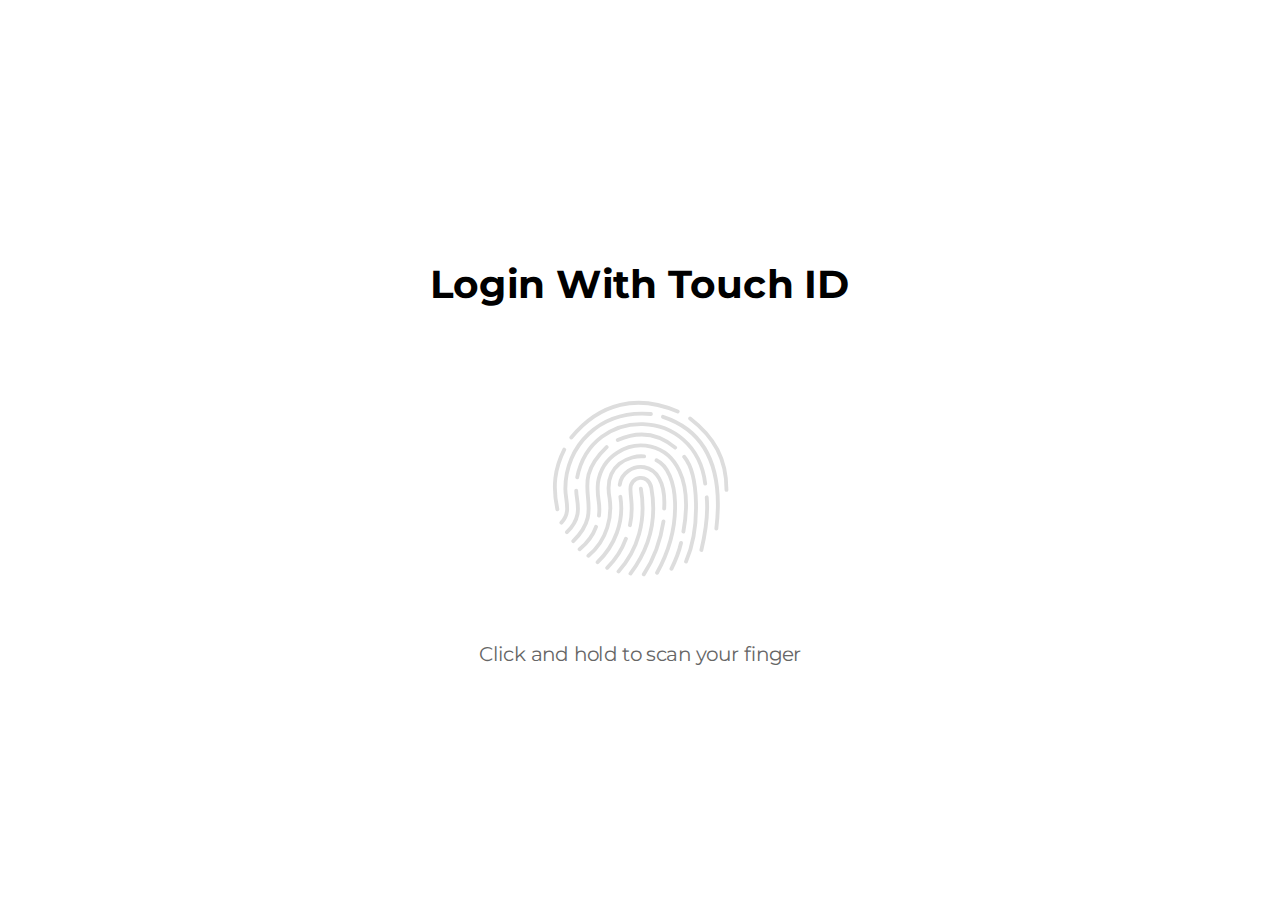
<file: fingerprint_Login/index.html>
<!DOCTYPE html>
<html lang="en">
<head>
    <meta charset="UTF-8">
    <meta http-equiv="X-UA-Compatible" content="IE=edge">
    <meta name="viewport" content="width=device-width, initial-scale=1.0">
    <title>Touch ID</title>
    <link rel="stylesheet" href="style.css">
</head>
<body>
 <div class="center">
    <h1>Login With Touch ID</h1>
    <svg class="fingerprint" xmlns="http://www.w3.org/2000/svg" viewBox="-1.5 -1.5 136.63 136.56" width="136.63" height="136.56">
        <path class="original" d="M74.79 8.76C34.79 5.41 8.15 33.6 8.2 67.06c.02 9.4 4.71 18.2-3.08 26.3M95.66 6.84C64.75-6.62 35.16-.37 12.83 27.07m92.5-14.8c18.89 14.55 28.33 31.7 28.3 55.56M7.33 36.48C-.21 51.34-1.78 65.35 1.96 82.91m15.46-24.84c11.03-56.46 92.3-55.76 99.67 4.91M49 29.02c16.4-7.37 31.33-5.39 44.7 5.88m-9.5-23.96c34.23 11.28 46.91 41.4 41.55 86.97M19.31 114.08c5.28-4.5 10.26-10.33 12.77-17.5m-5.93 22.53c15.22-12.49 18.45-31.24 16.52-44.59-5.3-27.22 16.68-33.82 26.82-32.75m-60.06 59c13.42-12.83 7.13-24.08 7.23-32.41m-2.3 39.33C42.6 79.8 7.64 65.8 40.34 34.52m.44 93.96a60.94 60.94 0 0 0 14.6-22.67M33.32 124.1c13.22-12.7 20.85-31.39 17.7-50.9m18.23 60.37c7.88-12.08 13-25.79 15.32-41.2m.55-9.96c2.77-42.91-32.4-36.83-34.59-18.61m63.56 50.8c3.44-14.48 5.28-28.43 4.18-41.01m-27.51 55.7c3.05-6.22 6.01-13.64 7.48-20.15m3.93 14.49c11.26-26.47 9.82-68.08-1.45-81.57m-51.14 89.23c15.1-16.79 21.81-39.44 17.4-64.39m-8.1 66.06c21.14-28.19 18.43-54.84 16.26-66.68-2.17-11.83-16.63-9.3-16.27 1.18.37 10.48 2.53 14.1-.36 27.83m21.1 37.03c20.46-36.82 16.97-79.29-.42-87.57m20.9 55.5c15.34-83.72-60.42-79.88-66.48-38.07-1.34 12.78 2.22 14.56.76 25.71" fill="none" stroke-width="3" stroke="#ddd" stroke-linecap="round" stroke-miterlimit="3"/>
        <linearGradient id="a" x1="49.4%" y1="-3.33%" x2="49.87%" y2="102.85%">
          <stop offset="0%" stop-color="#b279f7"/>
          <stop offset="90%" stop-color="#4b52db"/>
        </linearGradient>
        <path class="clone" d="M74.79 8.76C34.79 5.41 8.15 33.6 8.2 67.06c.02 9.4 4.71 18.2-3.08 26.3M95.66 6.84C64.75-6.62 35.16-.37 12.83 27.07m92.5-14.8c18.89 14.55 28.33 31.7 28.3 55.56M7.33 36.48C-.21 51.34-1.78 65.35 1.96 82.91m15.46-24.84c11.03-56.46 92.3-55.76 99.67 4.91M49 29.02c16.4-7.37 31.33-5.39 44.7 5.88m-9.5-23.96c34.23 11.28 46.91 41.4 41.55 86.97M19.31 114.08c5.28-4.5 10.26-10.33 12.77-17.5m-5.93 22.53c15.22-12.49 18.45-31.24 16.52-44.59-5.3-27.22 16.68-33.82 26.82-32.75m-60.06 59c13.42-12.83 7.13-24.08 7.23-32.41m-2.3 39.33C42.6 79.8 7.64 65.8 40.34 34.52m.44 93.96a60.94 60.94 0 0 0 14.6-22.67M33.32 124.1c13.22-12.7 20.85-31.39 17.7-50.9m18.23 60.37c7.88-12.08 13-25.79 15.32-41.2m.55-9.96c2.77-42.91-32.4-36.83-34.59-18.61m63.56 50.8c3.44-14.48 5.28-28.43 4.18-41.01m-27.51 55.7c3.05-6.22 6.01-13.64 7.48-20.15m3.93 14.49c11.26-26.47 9.82-68.08-1.45-81.57m-51.14 89.23c15.1-16.79 21.81-39.44 17.4-64.39m-8.1 66.06c21.14-28.19 18.43-54.84 16.26-66.68-2.17-11.83-16.63-9.3-16.27 1.18.37 10.48 2.53 14.1-.36 27.83m21.1 37.03c20.46-36.82 16.97-79.29-.42-87.57m20.9 55.5c15.34-83.72-60.42-79.88-66.48-38.07-1.34 12.78 2.22 14.56.76 25.71" fill="none" stroke-width="3" stroke="url(#a)" stroke-linecap="round" stroke-miterlimit="3" stroke-dasharray="178" stroke-dashoffset="178"/>
    </svg>
    <svg class="icon-success" viewBox="0 0 76 76">
        <circle cx="38" cy="38" r="36" fill="#66bb6a"></circle>
        <path fill="none" stroke="#FFFFFF" stroke-width="7" stroke-linecap="round" stroke-linejoin="round" stroke-dasharray="56" stroke-dashoffset="56" d="M17.7,40.9l10.9,10.9l28.7-28.7"></path>
    </svg>

    <div class="scan">Click and hold to scan your finger</div>
    <div class="scan-success">SUCCESS</div>

 </div> 
 <script src="script.js"></script>  
</body>
</html>
</file>
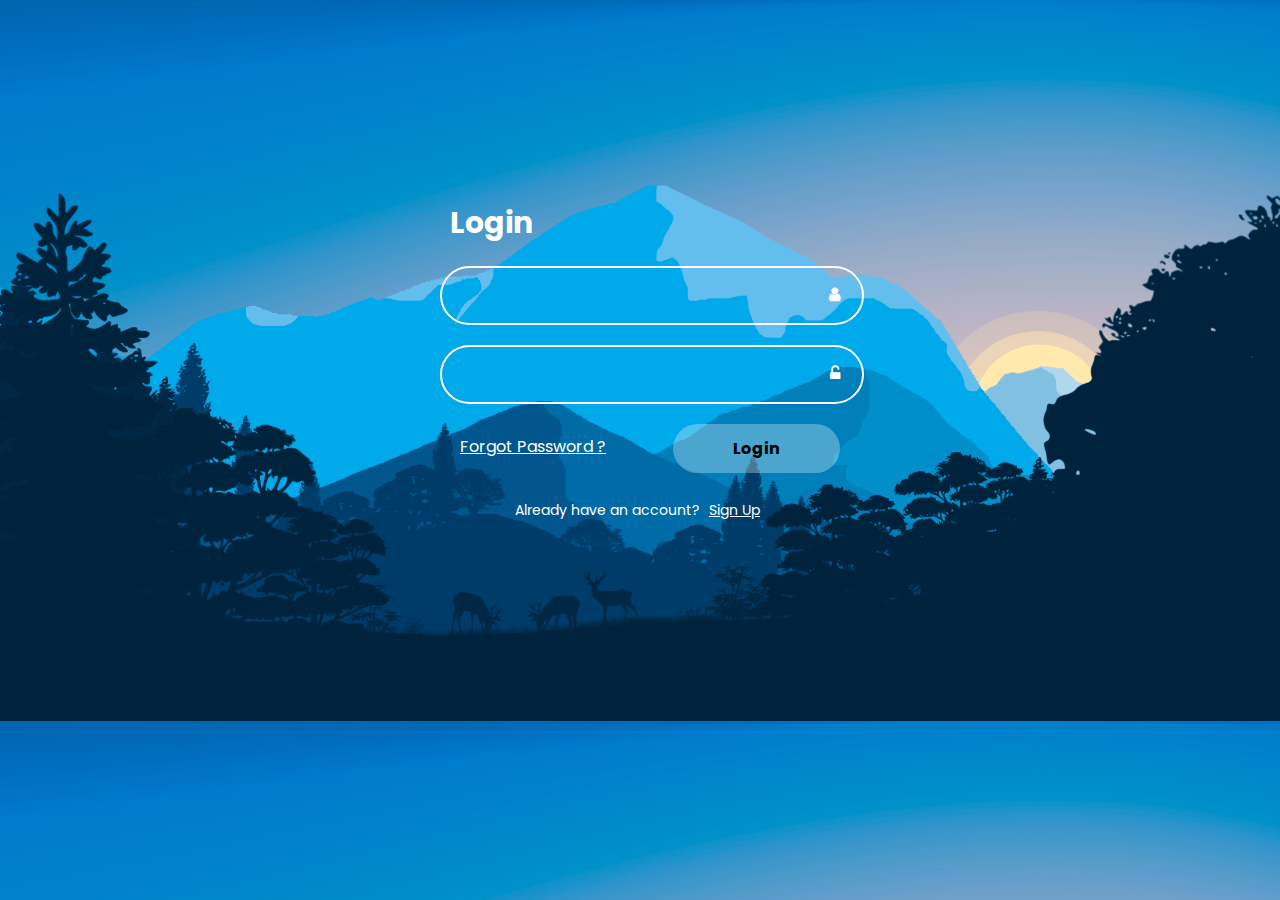
<file: Moden Login/index.html>
<!DOCTYPE html>
<html lang="en">
<head>
    <meta charset="UTF-8">
    <meta http-equiv="X-UA-Compatible" content="IE=edge">
    <meta name="viewport" content="width=device-width, initial-scale=1.0">
    <title>Login page</title>

</head>
<body>
<html>
    <head>
        <title>Moden login page</title>
        <link rel="stylesheet" href="style.css">
        <link rel="stylesheet" href="https://cdnjs.cloudflare.com/ajax/libs/font-awesome/4.7.0/css/font-awesome.min.css">
    </head>
    <body>
      <div class="container">
        <div class="header">
            <h2>Login</h2>
        </div>
        <div class="wrap">
            <div class="group">
                <input type="email" id="email" required>
                <i class="fa circle"></i>
                <i class="fa fa-user"></i>
            </div>
            <div class="group">
                <input type="password" id="password" required>
                <i class="fa circle-pass"></i>
                <i class="fa fa-unlock-alt"></i>
            </div>
            <div class="group">
                <button>Login</button>
                <a class="forgot" href="#">Forgot Password ?</a>
            </div>
        </div>
        <div class="divider"></div>
        <p class="bottom">Already have an account? <a href="#">Sign Up</a></p>
      </div>  
    </body>
</html> 
<script src="https://cdnjs.cloudflare.com/ajax/libs/jquery/2.2.4/jquery.min.js"></script>   
<script src="script.js"></script>
</body>
</html>
</file>
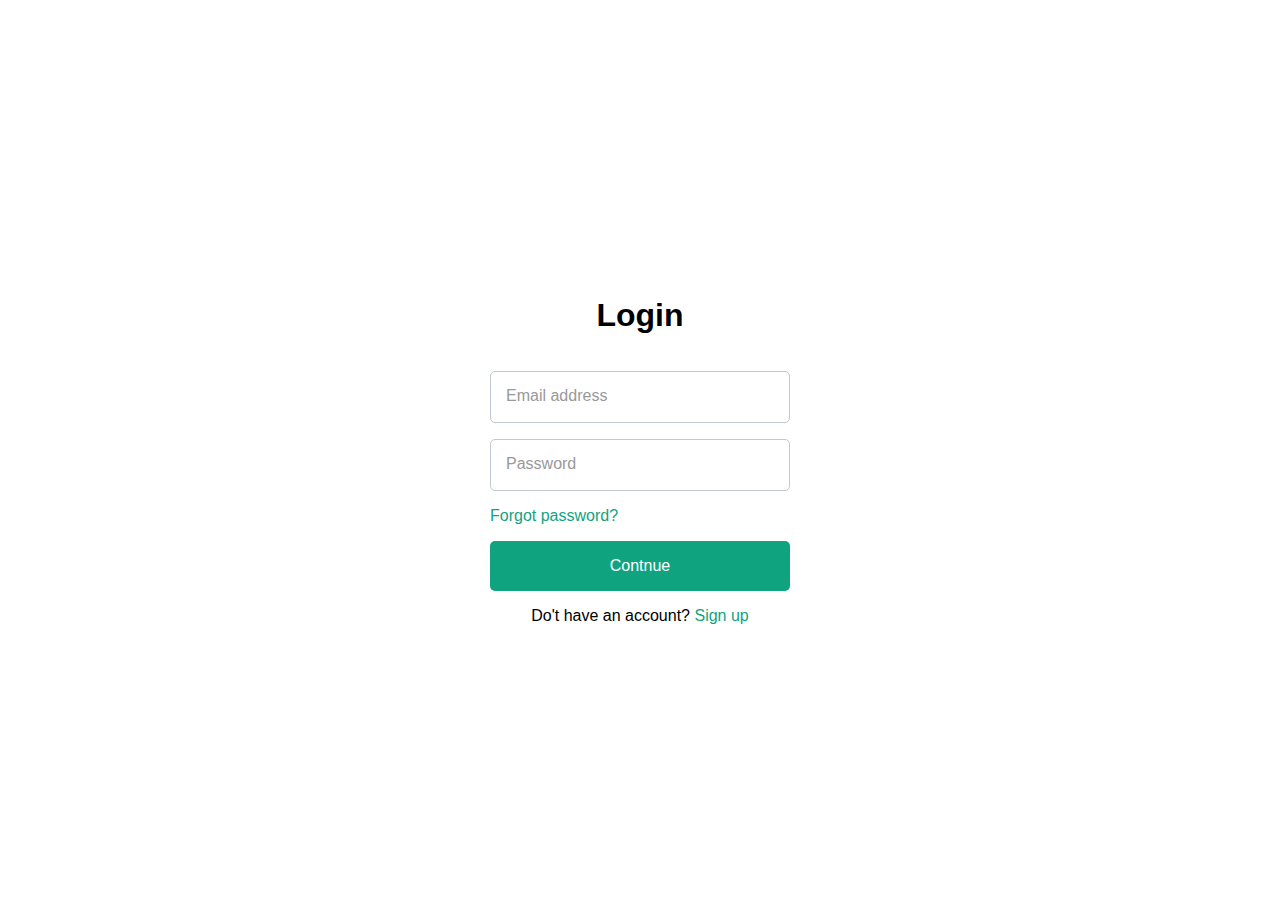
<file: Modern Login Form Using HTML & CSS Only/index.html>
<!DOCTYPE html>
<html lang="en">
<head>
    <meta charset="UTF-8">
    <meta name="viewport" content="width=device-width, initial-scale=1.0">
    <title>Login page</title>
    <link rel="stylesheet" href="style.css">
</head>
<body>
<form class="form">
    <header>
        <h1 class="text-center">Login</h1>
    </header>
    <div class="form-group">
        <input type="email" id="email" required>
        <label for="email">Email address</label>
    </div>
    <div class="form-group">
        <input type="password" id="password" required>
        <label for="password">Password</label>
    </div>
    <p><a class="link" href="#">Forgot password?</a></p>
    <button type="submit">Contnue</button>
    <p class="text-center">Do't have an account?
        <a class="link" href="#">Sign up</a>
    </p>
</form>
</body>
</html>
</file>
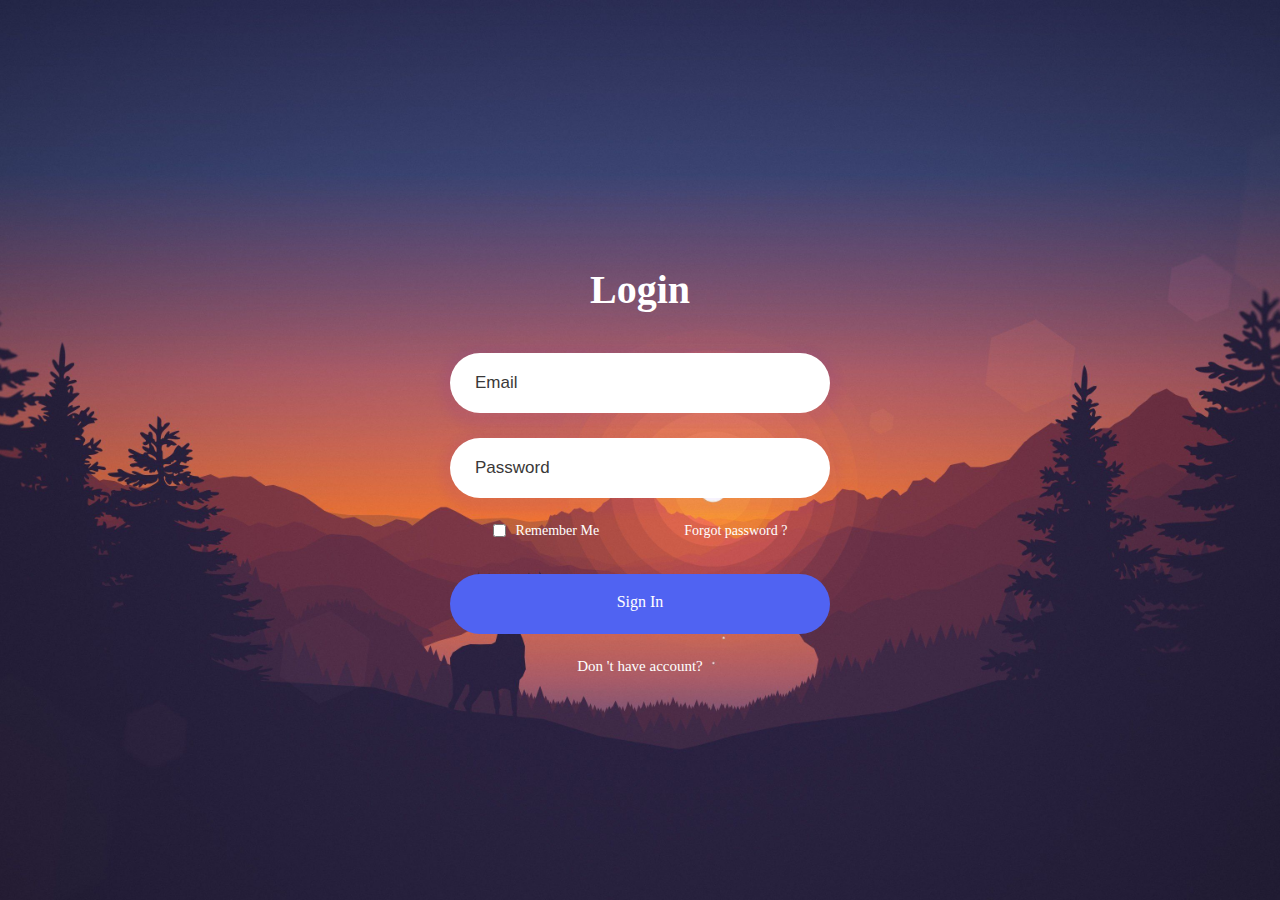
<file: New Login/index.html>
<!DOCTYPE html>
<html lang="en">
<head>
    <meta charset="UTF-8">
    <meta http-equiv="X-UA-Compatible" content="IE=edge">
    <meta name="viewport" content="width=device-width, initial-scale=1.0">
    <title>Login page</title>
    <link rel="stylesheet" href="style.css">
</head>
<body>
    <div class="login-box">
        <div class="login-header">
            <header>Login</header>
        </div>
        <div class="input-box">
            <input type="text" class="input-field" placeholder="Email" autocomplete="off" required>
        </div>
        <div class="input-box">
            <input type="password" class="input-field" placeholder="Password" autocomplete="off" required>
        </div>
        <div class="forgot">
            <section>
                <input type="checkbox" id="check">
                <label for="check">Remember Me</label>
            </section>
            <section>
                <a href="#">Forgot password ?</a>
            </section>
        </div>
        <div class="input-submit">
           <button class="submit-btn" id="submit"></button>
           <label for="submit">Sign In</label>
        </div>
        <div class="sign-up-link">
            <p>Don 't have account?</p>
        </div>
    </div>
</body>
</html>
</file>
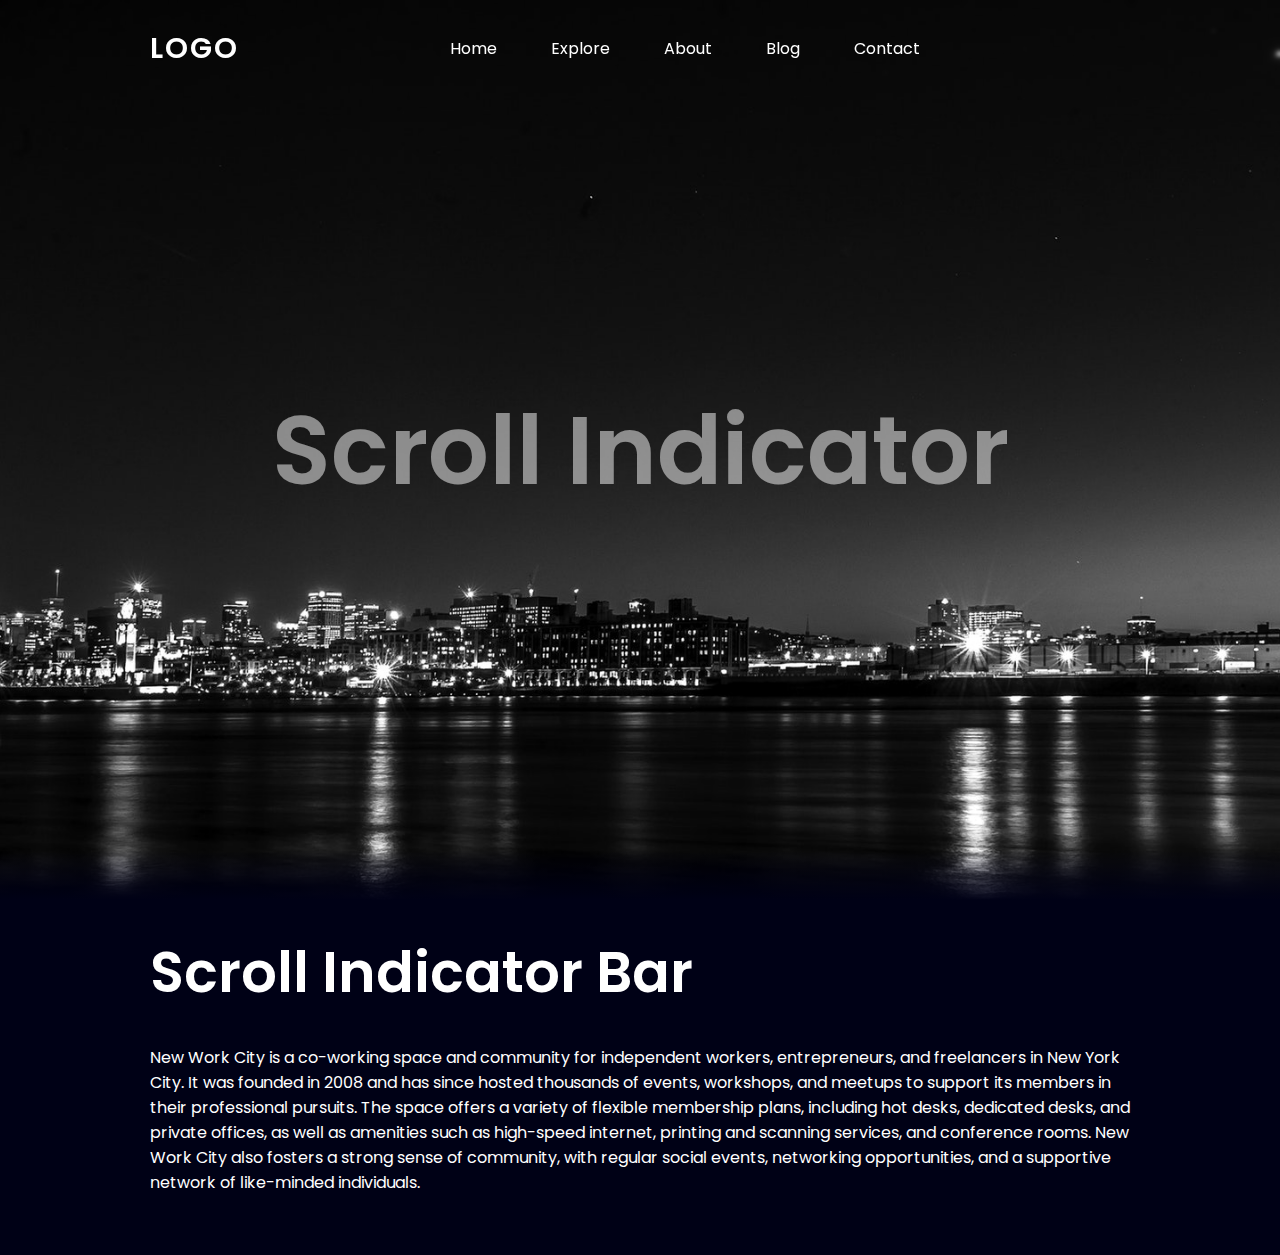
<file: scroll-indicator-bar/index.html>
<!DOCTYPE html>
<html lang="en">
<head>
  <meta charset="UTF-8">
  <meta http-equiv="X-UA-Compatible" content="IE=edge">
  <meta name="viewport" content="width=device-width, initial-scale=1.0">
  <title>Scroll Indicator Bar</title>
  <link rel="stylesheet" href="style.css">
</head>
<body>
<!DOCTYPE html>
<html lang="en">
<head>
  <meta charset="UTF-8">
  <meta http-equiv="X-UA-Compatible" content="IE=edge">
  <meta name="viewport" content="width=device-width, initial-scale=1.0">
  <title>Navigation Menu with Scroll Indicator Bar</title>
  <link rel="stylesheet" href="style.css">
  <link rel="stylesheet" href="https://unicons.iconscout.com/release/v4.0.8/css/line.css">
</head>
<body>
  <header>
    <div class="nav-bar">
      <a href="" class="logo">Logo</a>
      <div class="navigation">
        <div class="nav-items">
          <i class="uil uil-times nav-close-btn"></i>
          <a href="#"><i class="uil uil-home"></i>Home</a>
          <a href="#"><i class="uil uil-compass"></i>Explore</a>
          <a href="#"><i class="uil uil-info-circle"></i>About</a>
          <a href="#"><i class="uil uil-document-layout-left"></i>Blog</a>
          <a href="#"><i class="uil uil-envelope"></i>Contact</a>
        </div>
      </div>
      <i class="uil uil-apps nav-menu-btn"></i>
    </div>
    <div class="scroll-indicator-container">
      <div class="scroll-indicator-bar"></div>
    </div>
  </header>
  <section class="home">
    <h1>Scroll Indicator</h1>
  </section>

  <section class="content">
  <h1>Scroll Indicator Bar</h1>
  <p>New Work City is a co-working space and community for independent workers, entrepreneurs, and freelancers in New York City. It was founded in 2008 and has since hosted thousands of events, workshops, and meetups to support its members in their professional pursuits. The space offers a variety of flexible membership plans, including hot desks, dedicated desks, and private offices, as well as amenities such as high-speed internet, printing and scanning services, and conference rooms. New Work City also fosters a strong sense of community, with regular social events, networking opportunities, and a supportive network of like-minded individuals.</p>
</section>
</body>
</html>  
<script src="script.js"></script>
</body>

</html>
</file>
<file: fingerprint_Login/style.css>
@import url("https://fonts.googleapis.com/css?family=Montserrat");
*,
*:before,
*:after {
  box-sizing: border-box;
}
body {
  width: 100vw;
  height: 100vh;
  font-family: 'Montserrat', sans-serif;
  font-size: 10px;
  line-height: 1.3;
  -webkit-user-select: none;
     -moz-user-select: none;
      -ms-user-select: none;
          user-select: none;
}
.inspiration {
  position: fixed;
  bottom: 0;
  right: 0;
  padding: 10px;
  text-align: center;
  text-decoration: none;
  font-family: 'Gill Sans', sans-serif;
  font-size: 12px;
  color: #7f7f7f;
}
.center {
  position: absolute;
  top: 50%;
  left: 50%;
  transform: translate(-50%, -50%) scale(1.3);
  display: flex;
  flex-direction: column;
  align-items: center;
  width: 400px;
}
.center svg.fingerprint path.clone {
  transition: stroke-dashoffset 2s ease-out;
  -webkit-animation: try 2.5s ease-out;
          animation: try 2.5s ease-out;
}
.center svg.fingerprint.active {
  transform: scale(0.97);
}
.center svg.fingerprint.active path.clone {
  stroke-dashoffset: 0;
}
h1 {
  font-size: 30px;
  transform: translateY(-50px);
}
.scan,
.scan-success {
  font-size: 15px;
  transform: translateY(50px);
  color: #666;
}
.scan-success {
  display: none;
}
.center .fingerprint,
.center .icon-success {
  width: 135px;
  height: 135px;
  overflow: visible;
}
.center .icon-success {
  position: absolute;
  top: 40px;
}
.center .icon-success circle {
  transform-origin: 50% 50%;
  transform: scale(0);
  transition: transform 200ms cubic-bezier(0.18, 0.89, 0.32, 1.28);
}
.center .icon-success path {
  opacity: 0;
  transition: stroke-dashoffset 350ms 100ms ease;
}
.center.success .fingerprint {
  transform: scale(0);
}
.center.success .icon-success circle {
  transform: scale(1);
}
.center.success .icon-success path {
  stroke-dashoffset: 0;
  opacity: 1;
  transition: opacity 0s, stroke-dashoffset 0.5s;
}
.center.success .scan {
  display: none;
}
.center.success .scan-success {
  display: block;
}
@-webkit-keyframes try {
  0%, 100% {
    stroke-dashoffset: 178;
  }
  50% {
    stroke-dashoffset: 100;
  }
}
@keyframes try {
  0%, 100% {
    stroke-dashoffset: 178;
  }
  50% {
    stroke-dashoffset: 100;
  }
}
</file>
<file: Moden Login/style.css>
@import url('https://fonts.googleapis.com/css2?family=Poppins&display=swap');

body {
    margin: 0;
    padding: 0;
    background-image: url(wallpaper.jpg);
    background-position: center;
    background-size: cover;
    font-family: "Poppins", sans-serif;
    transition: .4s all linear;
    -webkit-transition: .4s all linear;
    -moz-transition: .4s all linear;

}

.container{
    width: 540px;
    margin: 200px auto;
}
.header{
    padding: 0 20px;
    color: rgb(255, 255, 255);


}

.header h2 {
    font-size: 30px;
    margin: 0 0 0 60px;
}
.header p{
    font-size: 12px;
    color: #fff;
    margin: 0 5px 0 60px;
}
.wrap{
    text-align: center;
    padding: 10px 30px 120px 30px;
}

input, input[type="password"], .input-invalid{
    width: 100%;
    height: 55px;
    padding: 0 0 0 20px;
    border-radius: 50px;
    color: rgb(255, 255, 255);
    font-size: 18px;
    font-family: "Poppins", sans-serif;
    border:2px solid #fff;
    outline: none;
    background-color: transparent;

}

.input-invalid{
    border: 2px solid #e74c3c;

}

.fa{
    position: absolute;
    top: 30px;
    right: 40px;
    color: #fdfdfd;
    font-size: 22px;

}
.group{
    position: relative;
    padding: 10px 40px;
}
.circle{
    position: absolute;
    top: 0px;
    right: 25px;
    color: white;
    border-radius: 100px;
    padding: 3px 2px 1px 2px;
    width: 20px;
    height: 20px;
    font-size: 12px;
    border: transparent;
    visibility: hidden;
}
.circle-pass{
    position: absolute;
    top: 0px;
    right: 25px;
    color: white;
    border-radius: 100px;
    padding: 3px 2px 1px 2px;
    width: 20px;
    height: 20px;
    font-size: 12px;
    border: transparent;
    visibility: hidden;
}

.group button{
    float: right;
    padding: 12px 60px;
    border-radius: 50px;
    margin: 0 0 0 50px;
    font-size: 16px;
    border: none;
    background-color: rgba(255, 255, 255, 0.297);
    color: black;
    font-family: "Poppins",sans-serif;
    transition: .4s all linear;
    -webkit-transition: .4s all linear;
    -moz-transition: .4s all linear;
    font-weight: bold;
    cursor: pointer;
}
.group button:hover{
    background: rgba(255, 255, 255, 0.85);
    color: black;
}

.valid {
    visibility: visible;
    background-color: #27ae60;

}

.invalid{
    visibility: visible;
    background-color: #e74c3c;
}

.bottom{
    margin-top: -10%;
    text-align: center;
    color: #fff;
    font-size: 14px;
}
.bottom a{
    color: #fdfdfd;
    margin: 0 5px;
}

.group a{
    float: left;
    color: #fff;
    font-size: 16px;
    margin: 10px 0 0 20px;
}
</file>
<file: Modern Login Form Using HTML & CSS Only/style.css>
:root {
    --color-primary: #10a37f;
    --color-n-200: #c2c8d0;
    --color-n-300: #999;

    --transition: 0.2s ease;
    --br:3.2px;
}

.form {
    --spacing-default: 16px;
    --spacing-top: var(--spacing-default);
    --spacing-left: var(--spacing-default);
    --spacing-right: var(--spacing-default);
    --spacing-bottom: var(--spacing-default);
    --spacing-top-offset: -0.7;
    --spacing-left-offset:0.5;
    display: grid;
    gap: 1rem;
    margin-block: 4rem;
}

* {
    box-sizing: border-box;
}

body {
    display: grid;
    place-items: center;
    min-height: 100vh;
    margin: 0;
    font-family: "Poppins",sans-serif;
}

.form-group {
    position: relative;
}

input,
button[type="submit"] {
    border-radius: var(--br);
    padding-block: var(--spacing-top) var(--spacing-bottom);
    padding-inline: var(--spacing-right) var(--spacing-left);
    font: inherit;
}

.text-center {
    text-align: center;
    color: #000;
}

input {
    display: block;
    width: 300px;
    border-radius: 5px;
    border: 1px solid var(--color-n-200);
    transition: var(--transition);
}

input:focus {
    outline: none;
    border-color: var(--color-primary);
}

label {
    position: absolute;
    top: var(--spacing-top);
    left: var(--spacing-left);
    color: var(--color-n-300);
    font-size: 16px;
    pointer-events: none;
    transition: var(--transition);
}

input:focus ~ label,
input:valid ~ label {
    top: calc(var(--spacing-top) * var(--spacing-top-offset));
    left: calc(var(--spacing-left) * var(--spacing-left-offset));
    font-size: 15px;
    background-color: #fff;
    color: var(--color-primary);
    padding-inline: 4px;
}

button[type="submit"] {
    display: inline-block;
    background-color: var(--color-primary);
    color: #fff;
    border-radius: 5px;
    border: 0;
    cursor: pointer;
}

.link {
    color: var(--color-primary);
    text-decoration: none;

}

p {
    margin: 0;
}
</file>
<file: New Login/style.css>
@import url('https://fonts.googleapis.com/css2?family=Montserrat:wght@100&family=Poppins:ital,wght@0,100;0,200;0,300;1,100;1,200;1,300&family=Quicksand:wght@500;600;700&display=swap');

*{
    margin: 0;
    padding: 0;
    box-sizing: border-box;
    font-family: 'Poppins' sans-serif;
}

body {
    display: flex;
    justify-content: center;
    align-items: center;
    min-height: 100vh;
    background-image: url(wallpaper.jpg);
    background-position: center;
    background-size: cover;


}
.login-box{
    display: flex;
    justify-content: center;
    flex-direction: column;
    width: 440px;
    height: 480px;
    padding: 30px;
}
.login-header {
    text-align: center;
    margin: 40px 0 40px 0;
}
.login-header header{
    color: #fff;
    font-size: 40px;
    font-weight: 600;
}
.login-box .input-field{
    width: 100%;
    height: 60px;
    font-size: 17px;
    padding: 0 25px;
    margin-bottom: 25px;
    border-radius: 35px;
    border: none;
    box-shadow: 0px 5px 10px 10px rgba(91, 29, 236, 0.05);
    outline: none;
    transition: 0.3s;
}
::placeholder{
    font-weight: 500;
    color: #3a3838;
}
.input-field:focus{
    transform: scaleX(120%);
}
.forgot{
    display: flex;
    justify-content: space-around;
    margin-bottom: 35px;
}
section{
    display: flex;
    align-items: center;
    font-size: 14px;
    color: #fff;
}
#check{
    margin-right: 10px;
}
a{
    text-decoration: none;
}
a:hover{
    text-decoration: underline;
    color: #4000ff;
}

section a{
    color: #fff;
}
.input-submit{
    position: relative;
}
.submit-btn{
    width: 100%;
    height: 60px;
    background: #5063f2;
    border: none;
    border-radius: 30px;
    cursor: pointer;
    transition: .3s;
}
.input-submit label{
    position: absolute;
    top: 45%;
    left: 50%;
    color: #fff;
    -webkit-animation: translate(-50%, -50%);
    -ms-transform: translate(-50%,-50%);
    transform: translate(-50%,-50%);
    cursor: pointer;
}
.submit-btn:hover{
    background: #190ee3;
    transform: scale(1.05,1);

}
.sign-up-link{
    text-align: center;
    font-size: 15px;
    margin-top: 20px;
}
.sign-up-link a{
    color: #fff;
    font-weight: 600;
}

.sign-up-link p{
    color: #fff;
}
</file>
<file: scroll-indicator-bar/style.css>
@import url('https://fonts.googleapis.com/css2?family=Poppins:ital,wght@0,100;0,200;0,300;0,400;0,500;0,600;0,700;0,800;0,900;1,100;1,200;1,300;1,400;1,500;1,600;1,700;1,800;1,900&display=swap');

* {
    margin: 0;
    padding: 0;
    box-sizing: border-box;
    font-family: 'Poppins',sans-serif;
}

body {
    background: #000116;
}

header {
    z-index: 999;
    position: fixed;
    width: 100%;
}

header .nav-bar{
    position: relative;
    background: transparent;
    backdrop-filter: blur(2px);
    height: 6em;
    top: 0;
    left: 0;
    display: flex;
    justify-content: space-between;
    align-items: center;
    padding: 0 150px;
    transition: 0.5s ease;
}

.home {
    position: relative;
    min-height: 100vh;
    background: url(wallpaper.jpg) no-repeat;
    background-size: cover;
    background-position: center;
    display: flex;
    justify-content: center;
    align-items: center;
}

.home:before{
    z-index: 888;
    content: "";
    position: absolute;
    width: 100%;
    height: 50px;
    background: linear-gradient(transparent, #000116);
    bottom: 0;
    border: none;
    left: 0;

}

.home h1 {
    color: rgba(255, 255, 255, 0.5);
    font-size: 6em;
    font-weight: 600;
}

.nav-bar .logo{
    color: #fff;
    font-size: 1.8em;
    font-weight: 600;
    letter-spacing: 2px;
    text-transform: uppercase;
    text-decoration: none;
}

.navigation .nav-items a{
    color: #fff;
    font-size: 1em;
    text-decoration: none;

}

.navigation .nav-items a i {
    display: none;
}

.navigation .nav-items a:not(:last-child) {
    margin-right: 50px;
}

section{
    position: relative;
    font-size: 1em;
    padding: 30px 150px;
    transition: 0.5s ease;
    transition-property: padding;
}

.content h1{
    color: #fff;
    font-size: 3.5em;
    font-weight: 600;
}

.content p{
    color: #fff;
    font-size: 1em;
    margin: 30px 0;
}

::-webkit-scrollbar{
    background: #fff;
    width: 11px;
    border-radius: 2em;
}

::-webkit-scrollbar-thumb{
    background: #282f4e;
    width: 100%;
    border-radius: 2em;
}
::-webkit-scrollbar-thumb:hover{
    background: #1f2022;

}

.scroll-indicator-container{
    width: 100%;
    height: 5px;
}

.scroll-indicator-bar{
    background: #9f19ff;
    width: 0;
    height: 100%;
    box-shadow: 0 5px 25px #199fff,
                0 5px 50px #199fff;
                
}

.nav-close-btn,nav-menu-btn{
    display: none;
}





@media screen and (max-width: 1100px) {
    header .nav-bar{
        padding: 0 50px;
    }
    section{
        padding: 30px 50px;
        font-size: 0.9em;
    }
    
}

@media screen and (max-width: 850px) {
    header .nav-bar {
        padding: 0 20px;
    }

    section {
        padding: 30px 20px;
        font-size: 0.8em;
    }

    .nav-menu-btn{
        display: block;
        color: #fff;
        font-size: 1.5em;
        cursor: pointer;
    }
    .navigation{
        z-index: 99999;
        position: fixed;
        background: transparent;
        width: 100%;
        height: 100vh;
        top: 0;
        left: 0;
        display: flex;
        justify-content: center;
        align-items: center;
        visibility: hidden;
        opacity: 0;
        transition: 0.3s ease;

    }

    .navigation.active{
        visibility: visible;
        opacity: 1;
    }

    .navigation .nav-items {
        position: relative;
        background: #fff;
        width: 400px;
        max-width: 400px;
        display: grid;
        place-content: center;
        margin: 20px;
        padding: 40px;
        border-radius: 20px;
        box-shadow: 0 5px 25px rgba(0, 0, 0, 0.8) ;
        transform: translateY(-200px);
        transition: 0.3s ease;
    }

    .navigation.active .nav-items {
        transform: translateY(0);
    }

    .navigation .nav-items a{
        color: #222;
        font-size: 1em;
        margin: 15px 50px;


    }

    .navigation .nav-items a i{
        display: inline-block;
        font-size: 1.2em;
        margin-right: 5px;

    }
    .nav-close-btn{
        display: block;
        color: #222;
        position: absolute;
        top: 0;
        right: 0;
        font-size: 1.3em;
        margin: 10px;
        cursor: pointer;
    }
}
</file>
